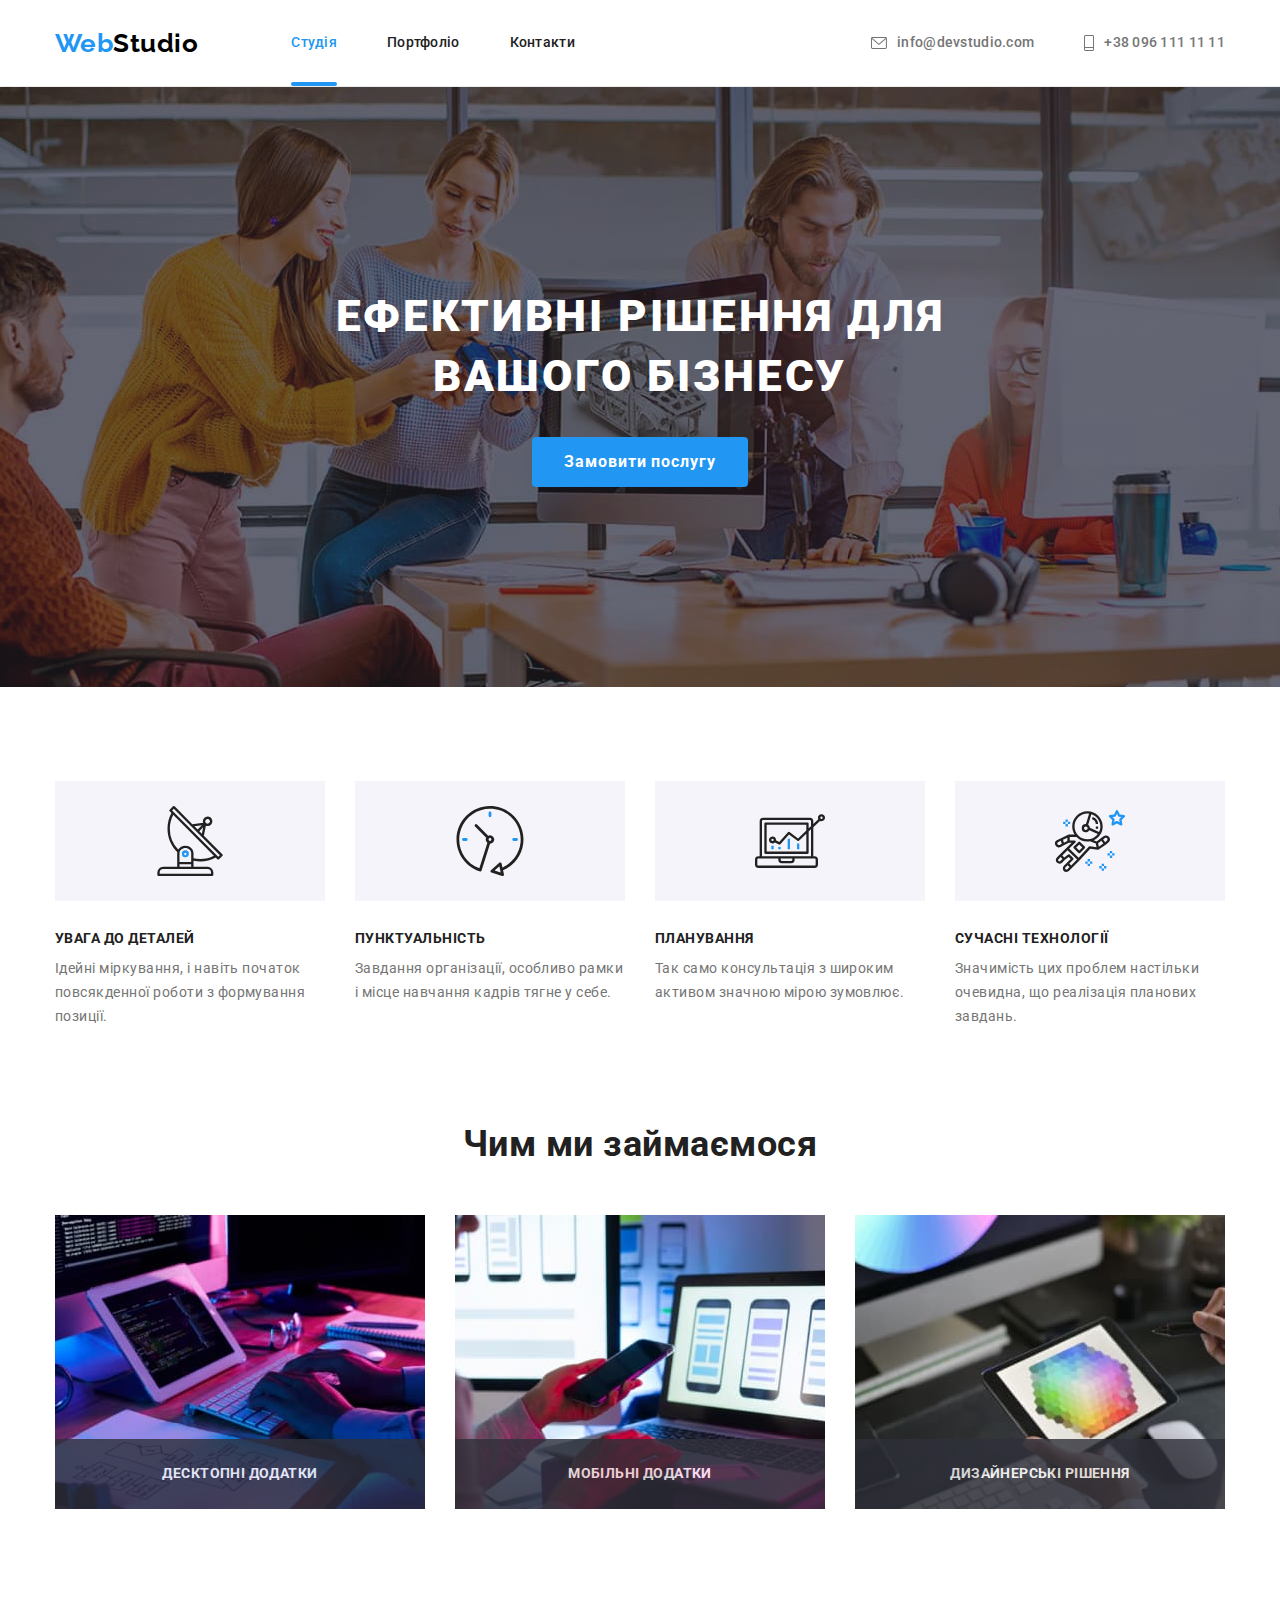
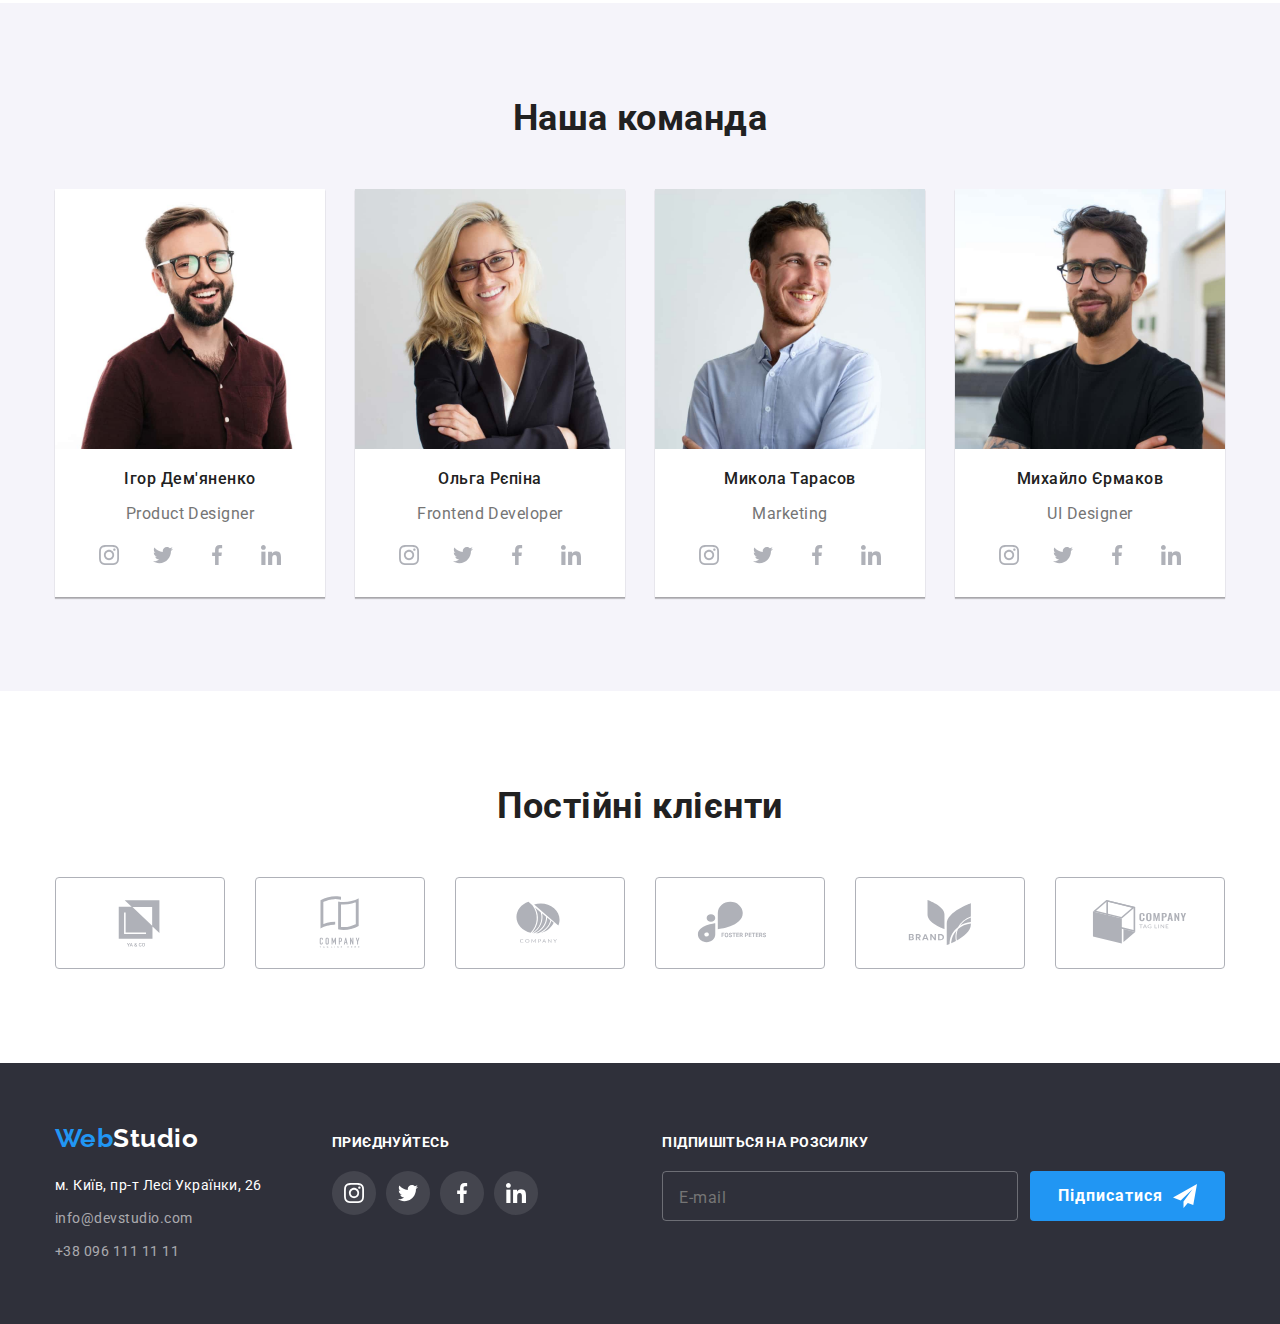
<file: index.html>
<!DOCTYPE html>
<html lang="uk">
  <head>
    <meta charset="UTF-8" />
    <meta http-equiv="X-UA-Compatible" content="IE=edge" />
    <meta name="viewport" content="width=device-width, initial-scale=1.0" />
    <title>Студія</title>
    <link rel="preconnect" href="https://fonts.googleapis.com" />
    <link rel="preconnect" href="https://fonts.gstatic.com" crossorigin />
    <link
      href="https://fonts.googleapis.com/css2?family=Raleway:wght@700&family=Roboto:wght@400;500;700;900&display=swap"
      rel="stylesheet"
    />
    <!-- Сначала нормализатор для улучшения кроссбраузерности веб-страницы.
    В нормализаторе modern-normalize по умолчанию задан глобальный border-box-->
    <link
      rel="stylesheet"
      href="https://cdnjs.cloudflare.com/ajax/libs/modern-normalize/1.0.0/modern-normalize.min.css"
    />
    <!-- Основной стиль веб-страницы-->
    <link rel="stylesheet" href="./css/main.min.css" />
  </head>
  <body>
    <header class="header">
      <div class="container-header">
        <a href="./index.html" class="container-header__logo"
          ><span class="container-header__accent">Web</span>Studio</a
        >
        <nav class="nav">
          <ul class="nav-list ">
            <li class="nav-list__item">
              <a href="./index.html" class="nav-list__link nav-list__link--current">Студія</a>
            </li>
            <li class="nav-list__item">
              <a href="./portfolio.html" class="nav-list__link">Портфоліо</a>
            </li>
            <li class="nav-list__item">
              <a href="#address" class="nav-list__link">Контакти</a>
            </li>
          </ul>
        </nav>
        <ul class="list-contacts">
          <li class="list-contacts__item">
            <a href="mailto:info@devstudio.com" class="link-contacts">
              <svg 
                width="16" 
                height="12" 
                class="link-contacts__icon"
                fill="currentColor"
                >
                <use href="./images/icons.svg/symbol-defs.svg#icon-mail"></use>
              </svg>
              info@devstudio.com</a
            >
          </li>
          <li class="list-contacts__item">
            <a href="tel:+380961111111" class="link-contacts">
              <svg
                width="10"
                height="16"
                class="link-contacts__icon"
                fill="currentColor"
                >
                <use href="./images/icons.svg/symbol-defs.svg#icon-phone"></use>
              </svg>
              +38 096 111 11 11</a
            >
          </li>
        </ul>
      </div>
    </header>
    <main class="main">
      <section class="hero">
        <div class="container-hero">
          <h1 class="container-hero__title">Ефективні рішення для вашого бізнесу</h1>
          <button type="button" class="container-hero__button" data-modal-open>
            Замовити послугу
          </button>
        </div>
      </section>
        <div class="backdrop is-hidden" data-modal>
          <div class="modal">
            <button type="button" class="modal__closer-button" data-modal-close>
              <svg width="11" height="11" class="modal__closer-icon">
                <use
                  href="./images/icons.svg/sprite.svg#modal-button-closer"
                ></use>
              </svg>
            </button>
            <h2 class="modal__title">Залиште свої дані, ми вам передзвонимо</h2>
            <form class="modal__form">
              <label for="user-name" class="modal__label"> Ім'я </label>
              <input
                type="text"
                name="user-name"
                id="user-name"
                class="modal__input"
              />
              <svg width="18" height="18" class="modal__icon modal__icon--person">
                <use href="./images/icons.svg/sprite.svg#person-modal-icon"></use>
              </svg>
              <label for="phone-number" class="modal__label"> Телефон </label>
              <input
                type="tel"
                name="phone-number"
                id="phone-number"
                class="modal__input"
              />
              <svg width="18" height="18" class="modal__icon modal__icon--phone">
                <use href="./images/icons.svg/sprite.svg#phone-modal-icon"></use>
              </svg>
              <label for="mail" class="modal__label"> Пошта </label>
              <input type="email" name="mail" id="mail" class="modal__input" />
              <svg width="18" height="18" class="modal__icon modal__icon--mail">
                <use href="./images/icons.svg/sprite.svg#mail-modal-icon"></use>
              </svg>
              <label for="comment" class="modal__label"> Коментар </label>
              <textarea
                placeholder="Введіть текст"
                name="comment"
                id="comment"
                class="modal__textarea"
              ></textarea>
              <label class="modal__label-checkbox">
                <input type="checkbox" name="agree" class="modal__input-checkbox" />
                <span class="modal__check-style"></span>
                Погоджуюся з розсилкою та приймаю
                <a href="" class="modal__link">Умови договору</a>
              </label>
              <button type="submit" class="modal__send">Відправити</button>
            </form>
          </div>
        </div>
      <section class="advantage">
        <div class="container-advantage">
          <h2 class="visually-hidden">Підхід до роботи</h2>
          <ul class="advantage-list">
            <li class="advantage-list__item">
              <div class="advantage-list__icon">
                <svg width="70" height="70">
                  <use
                    href="./images/icons.svg/symbol-defs.svg#icon-satellite-dish"
                  ></use>
                </svg>
              </div>
              <h3 class="advantage-list__title">УВАГА ДО ДЕТАЛЕЙ</h3>
              <p class="advantage-list__text">
                Ідейні міркування, і навіть початок повсякденної роботи з
                формування позиції.
              </p>
            </li>
            <li class="advantage-list__item">
              <div class="advantage-list__icon">
                <svg width="70" height="70" fill="currentColor">
                  <use
                    href="./images/icons.svg/symbol-defs.svg#icon-clock"
                  ></use>
                </svg>
              </div>
              <h3 class="advantage-list__title">ПУНКТУАЛЬНІСТЬ</h3>
              <p class="advantage-list__text">
                Завдання організації, особливо рамки і місце навчання кадрів
                тягне у себе.
              </p>
            </li>
            <li class="advantage-list__item">
              <div class="advantage-list__icon">
                <svg width="70" height="70" fill="currentColor">
                  <use
                    href="./images/icons.svg/symbol-defs.svg#icon-diagram"
                  ></use>
                </svg>
              </div>
              <h3 class="advantage-list__title">ПЛАНУВАННЯ</h3>
              <p class="advantage-list__text">
                Так само консультація з широким активом значною мірою зумовлює.
              </p>
            </li>
            <li class="advantage-list__item">
              <div class="advantage-list__icon">
                <svg width="70" height="70" fill="currentColor">
                  <use
                    href="./images/icons.svg/symbol-defs.svg#icon-astronaut"
                  ></use>
                </svg>
              </div>
              <h3 class="advantage-list__title">СУЧАСНІ ТЕХНОЛОГІЇ</h3>
              <p class="advantage-list__text">
                Значимість цих проблем настільки очевидна, що реалізація
                планових завдань.
              </p>
            </li>
          </ul>
        </div>
      </section>
      <section class="area-​​work">
        <div class="area-​​work__container">
          <h2 class="area-​​work__title">Чим ми займаємося</h2>
          <ul class="area-​​work-list">
            <li class="area-​​work__item">
              <div class="area-​​work-thumb">
                <img
                  src="./images/img1.jpg"
                  alt="Розробник пише код розмітки"
                  width="370"
                  class="area-​​work-thumb__image"
                />
                <div class="area-​​work-thumb__box">
                  <p class="area-​​work-thumb__text">ДЕСКТОПНІ ДОДАТКИ</p>
                </div>
              </div>
            </li>
            <li class="area-​​work__item">
              <div class="area-​​work-thumb">
                <img
                  src="./images/img2.jpg"
                  alt="Розробник підбирає дизайн"
                  width="370"
                  class="area-​​work-thumb__image"
                />
                <div class="area-​​work-thumb__box">
                  <p class="area-​​work-thumb__text">МОБІЛЬНІ ДОДАТКИ</p>
                </div>
              </div>
            </li>
            <li class="area-​​work__item">
              <div class="area-​​work-thumb">
                <img
                  src="./images/img3.jpg"
                  alt="Розробник підбирає колір макету"
                  width="370"
                  class="area-​​work-thumb__image"
                />
                <div class="area-​​work-thumb__box">
                  <p class="area-​​work-thumb__text">ДИЗАЙНЕРСЬКІ РІШЕННЯ</p>
                </div>
              </div>
            </li>
          </ul>
        </div>
      </section>
      <section class="teem">
        <div class="container-teem">
          <h2 class="container-teem__title">Наша команда</h2>
          <ul class="list-teem">
            <li class="list-teem__card">
              <img
                src="./images/foto_igor.jpg"
                alt="Ігор Демяненко, Product Designer"
                width="270"
                class="list-teem__fhotos-teem"
              />
              <div class="teem-card">
                <h3 class="teem-card__name">Ігор Дем'яненко</h3>
                <p class="teem-card__text">Product Designer</p>
                <ul class="list-social">
                  <li class="list-social__item">
                    <a href="" class="list-social__link" aria-label="instagram">
                      <svg width="20" height="20" class="list-social__icon">
                        <use
                          href="./images/icons.svg/sprite.svg#icon-instagram"
                        ></use>
                      </svg>
                    </a>
                  </li>
                  <li class="list-social__item">
                    <a href="" class="list-social__link" aria-label="twitter">
                      <svg width="20" height="20" class="list-social__icon">
                        <use
                          href="./images/icons.svg/sprite.svg#icon-twitter"
                        ></use>
                      </svg>
                    </a>
                  </li>
                  <li class="list-social__item">
                    <a href="" class="list-social__link" aria-label="facebook">
                      <svg width="20" height="20" class="list-social__icon">
                        <use
                          href="./images/icons.svg/sprite.svg#icon-facebook"
                        ></use>
                      </svg>
                    </a>
                  </li>
                  <li class="list-social__itemlist-social__item">
                    <a href="" class="list-social__link" aria-label="linkedin">
                      <svg width="20" height="20" class="list-social__icon">
                        <use
                          href="./images/icons.svg/sprite.svg#icon-linkedin"
                        ></use>
                      </svg>
                    </a>
                  </li>
                </ul>
              </div>
            </li>
            <li class="list-teem__card">
              <img
                src="./images/foto_olga.jpg"
                alt="Ольга Рєпіна, Frontend Developer"
                width="270"
                class="list-teem__fhotos-teem"
              />
              <div class="teem-card">
                <h3 class="teem-card__name">Ольга Рєпіна</h3>
                <p class="teem-card__text">Frontend Developer</p>
                <ul class="list-social">
                  <li class="list-social__item">
                    <a href="" class="list-social__link" aria-label="instagram">
                      <svg width="20" height="20" class="list-social__icon">
                        <use
                          href="./images/icons.svg/sprite.svg#icon-instagram"
                        ></use>
                      </svg>
                    </a>
                  </li>
                  <li class="list-social__item">
                    <a href="" class="list-social__link" aria-label="twitter">
                      <svg width="20" height="20" class="list-social__icon">
                        <use
                          href="./images/icons.svg/sprite.svg#icon-twitter"
                        ></use>
                      </svg>
                    </a>
                  </li>
                  <li class="list-social__item">
                    <a href="" class="list-social__link" aria-label="facebook">
                      <svg width="20" height="20" class="list-social__icon">
                        <use
                          href="./images/icons.svg/sprite.svg#icon-facebook"
                        ></use>
                      </svg>
                    </a>
                  </li>
                  <li class="list-social__itemlist-social__item">
                    <a href="" class="list-social__link" aria-label="linkedin">
                      <svg width="20" height="20" class="list-social__icon">
                        <use
                          href="./images/icons.svg/sprite.svg#icon-linkedin"
                        ></use>
                      </svg>
                    </a>
                  </li>
                </ul>
              </div>
            </li>
            <li class="list-teem__card">
              <img
                src="./images/foto_mikola.jpg"
                alt="Микола Тарасов, Marketing"
                width="270"
                class="list-teem__fhotos-teem"
              />
              <div class="teem-card">
                <h3 class="teem-card__name">Микола Тарасов</h3>
                <p class="teem-card__text">Marketing</p>
                <ul class="list-social">
                  <li class="list-social__item">
                    <a href="" class="list-social__link" aria-label="instagram">
                      <svg width="20" height="20" class="list-social__icon">
                        <use
                          href="./images/icons.svg/sprite.svg#icon-instagram"
                        ></use>
                      </svg>
                    </a>
                  </li>
                  <li class="list-social__item">
                    <a href="" class="list-social__link" aria-label="twitter">
                      <svg width="20" height="20" class="list-social__icon">
                        <use
                          href="./images/icons.svg/sprite.svg#icon-twitter"
                        ></use>
                      </svg>
                    </a>
                  </li>
                  <li class="list-social__item">
                    <a href="" class="list-social__link" aria-label="facebook">
                      <svg width="20" height="20" class="list-social__icon">
                        <use
                          href="./images/icons.svg/sprite.svg#icon-facebook"
                        ></use>
                      </svg>
                    </a>
                  </li>
                  <li class="list-social__itemlist-social__item">
                    <a href="" class="list-social__link" aria-label="linkedin">
                      <svg width="20" height="20" class="list-social__icon">
                        <use
                          href="./images/icons.svg/sprite.svg#icon-linkedin"
                        ></use>
                      </svg>
                    </a>
                  </li>
                </ul>
              </div>
            </li>
            <li class="list-teem__card">
              <img
                src="./images/foto_mihailo.jpg"
                alt="Михайло Єрмаков, UI Designer"
                width="270"
                class="list-teem__fhotos-teem"
              />
              <div class="teem-card">
                <h3 class="teem-card__name">Михайло Єрмаков</h3>
                <p class="teem-card__text">UI Designer</p>
                <ul class="list-social">
                  <li class="list-social__item">
                    <a href="" class="list-social__link" aria-label="instagram">
                      <svg width="20" height="20" class="list-social__icon">
                        <use
                          href="./images/icons.svg/sprite.svg#icon-instagram"
                        ></use>
                      </svg>
                    </a>
                  </li>
                  <li class="list-social__item">
                    <a href="" class="list-social__link" aria-label="twitter">
                      <svg width="20" height="20" class="list-social__icon">
                        <use
                          href="./images/icons.svg/sprite.svg#icon-twitter"
                        ></use>
                      </svg>
                    </a>
                  </li>
                  <li class="list-social__item">
                    <a href="" class="list-social__link" aria-label="facebook">
                      <svg width="20" height="20" class="list-social__icon">
                        <use
                          href="./images/icons.svg/sprite.svg#icon-facebook"
                        ></use>
                      </svg>
                    </a>
                  </li>
                  <li class="list-social__itemlist-social__item">
                    <a href="" class="list-social__link" aria-label="linkedin">
                      <svg width="20" height="20" class="list-social__icon">
                        <use
                          href="./images/icons.svg/sprite.svg#icon-linkedin"
                        ></use>
                      </svg>
                    </a>
                  </li>
                </ul>
              </div>
            </li>
          </ul>
        </div>
      </section>
      <section class="clients">
        <div class="container-clients">
          <h2 class="container-clients__title">Постійні клієнти</h2>
          <ul class="clients-list">
            <li class="clients-list__item">
              <a href="" class="clients-list__link" aria-label="client ya-and-co">
                <svg width="106" height="60" class="clients-list__icon">
                  <use
                    href="./images/icons.svg/sprite.svg#icon-ya-and-co"
                  ></use>
                </svg>
              </a>
            </li>
            <li class="clients-list__item">
              <a href="" class="clients-list__link" aria-label="client tagline-here">
                <svg width="106" height="60" class="clients-list__icon">
                  <use
                    href="./images/icons.svg/sprite.svg#icon-company-tagline-here"
                  ></use>
                </svg>
              </a>
            </li>
            <li class="clients-list__item">
              <a href="" class="clients-list__link" aria-label="client company">
                <svg width="106" height="60" class="clients-list__icon">
                  <use href="./images/icons.svg/sprite.svg#icon-company"></use>
                </svg>
              </a>
            </li>
            <li class="clients-list__item">
              <a href="" class="clients-list__link" aria-label="client foster-peters">
                <svg width="106" height="60" class="clients-list__icon">
                  <use
                    href="./images/icons.svg/sprite.svg#icon-foster-peters"
                  ></use>
                </svg>
              </a>
            </li>
            <li class="clients-list__item">
              <a href="" class="clients-list__link" aria-label="client brand">
                <svg width="106" height="60" class="clients-list__icon">
                  <use href="./images/icons.svg/sprite.svg#icon-brand"></use>
                </svg>
              </a>
            </li>
            <li class="clients-list__item">
              <a href="" class="clients-list__link" aria-label="client tag-line">
                <svg width="106" height="60" class="clients-list__icon">
                  <use
                    href="./images/icons.svg/sprite.svg#icon-company-tag-line"
                  ></use>
                </svg>
              </a>
            </li>
          </ul>
        </div>
      </section>
    </main>
    <footer class="footer">
      <div class="container-footer">
        <div class="container-address">
          <a href="./index.html" class="container-address__logo"
            ><span class="container-address__logo--accent">Web</span>Studio</a
          >
          <address id="address" class="address">
            <ul class="address__list">
              <li class="address__item">
                <a
                  href="https://goo.gl/maps/zxxZXzN141BjYgjw8"
                  target="_blank"
                  class="address__address-link"
                  >м. Київ, пр-т Лесі Українки, 26</a
                >
              </li>
              <li class="address__item">
                <a
                  href="mailto:info@devstudio.com"
                  target="_blank"
                  rel="noopener noreferrer"
                  class="address__contacts-link"
                  >info@devstudio.com</a
                >
              </li>
              <li class="address__item">
                <a href="tel:+380961111111" class="address__contacts-link"
                  >+38 096 111 11 11</a
                >
              </li>
            </ul>
          </address>
        </div>
        <div class="container-social">
          <h2 class="container-social__title">ПРИЄДНУЙТЕСЬ</h2>
          <ul class="list list-social ">
            <li class="list-social__item">
              <a href="" class="list-social__link list-social__link--bgcolor" aria-label="instagram">
                <svg width="20" height="20" class="list-social__icon list-social__icon--fill">
                  <use href="./images/icons.svg/sprite.svg#icon-instagram"></use>
                </svg>
              </a>
            </li>
            <li class="list-social__item">
              <a href="" class="list-social__link list-social__link--bgcolor" aria-label="twitter">
                <svg width="20" height="20" class="list-social__icon list-social__icon--fill">
                  <use href="./images/icons.svg/sprite.svg#icon-twitter"></use>
                </svg>
              </a>
            </li>
            <li class="list-social__item">
              <a href="" class="list-social__link list-social__link--bgcolor" aria-label="facebook">
                <svg width="20" height="20" class="list-social__icon list-social__icon--fill">
                  <use href="./images/icons.svg/sprite.svg#icon-facebook"></use>
                </svg>
              </a>
            </li>
            <li class="list-social__item">
              <a href="" class="list-social__link list-social__link--bgcolor" aria-label="linkedin">
                <svg width="20" height="20" class="list-social__icon list-social__icon--fill">
                  <use href="./images/icons.svg/sprite.svg#icon-linkedin"></use>
                </svg>
              </a>
            </li>
          </ul>
        </div>
        <div class="container-subscription">
          <h2 class="container-subscription__title">ПІДПИШІТЬСЯ НА РОЗСИЛКУ</h2>
          <form class="subscription-form">
            <label class="subscription-form__label"> </label>
            <input
              type="email"
              name="username"
              placeholder="E-mail"
              class="subscription-form__input"
            />
            <button type="submit" class="subscription-form__button">
              <span class="subscription-form__telegram-txt">Підписатися</span>
              <svg width="24" height="24" class="subscription-form__telegram-icon">
                <use href="./images/icons.svg/sprite.svg#telegram"></use>
              </svg>
            </button>
          </form>
        </div>
      </div>
    </footer>
    <script src="./js/modal.js"></script>
  </body>
</html>
</file>
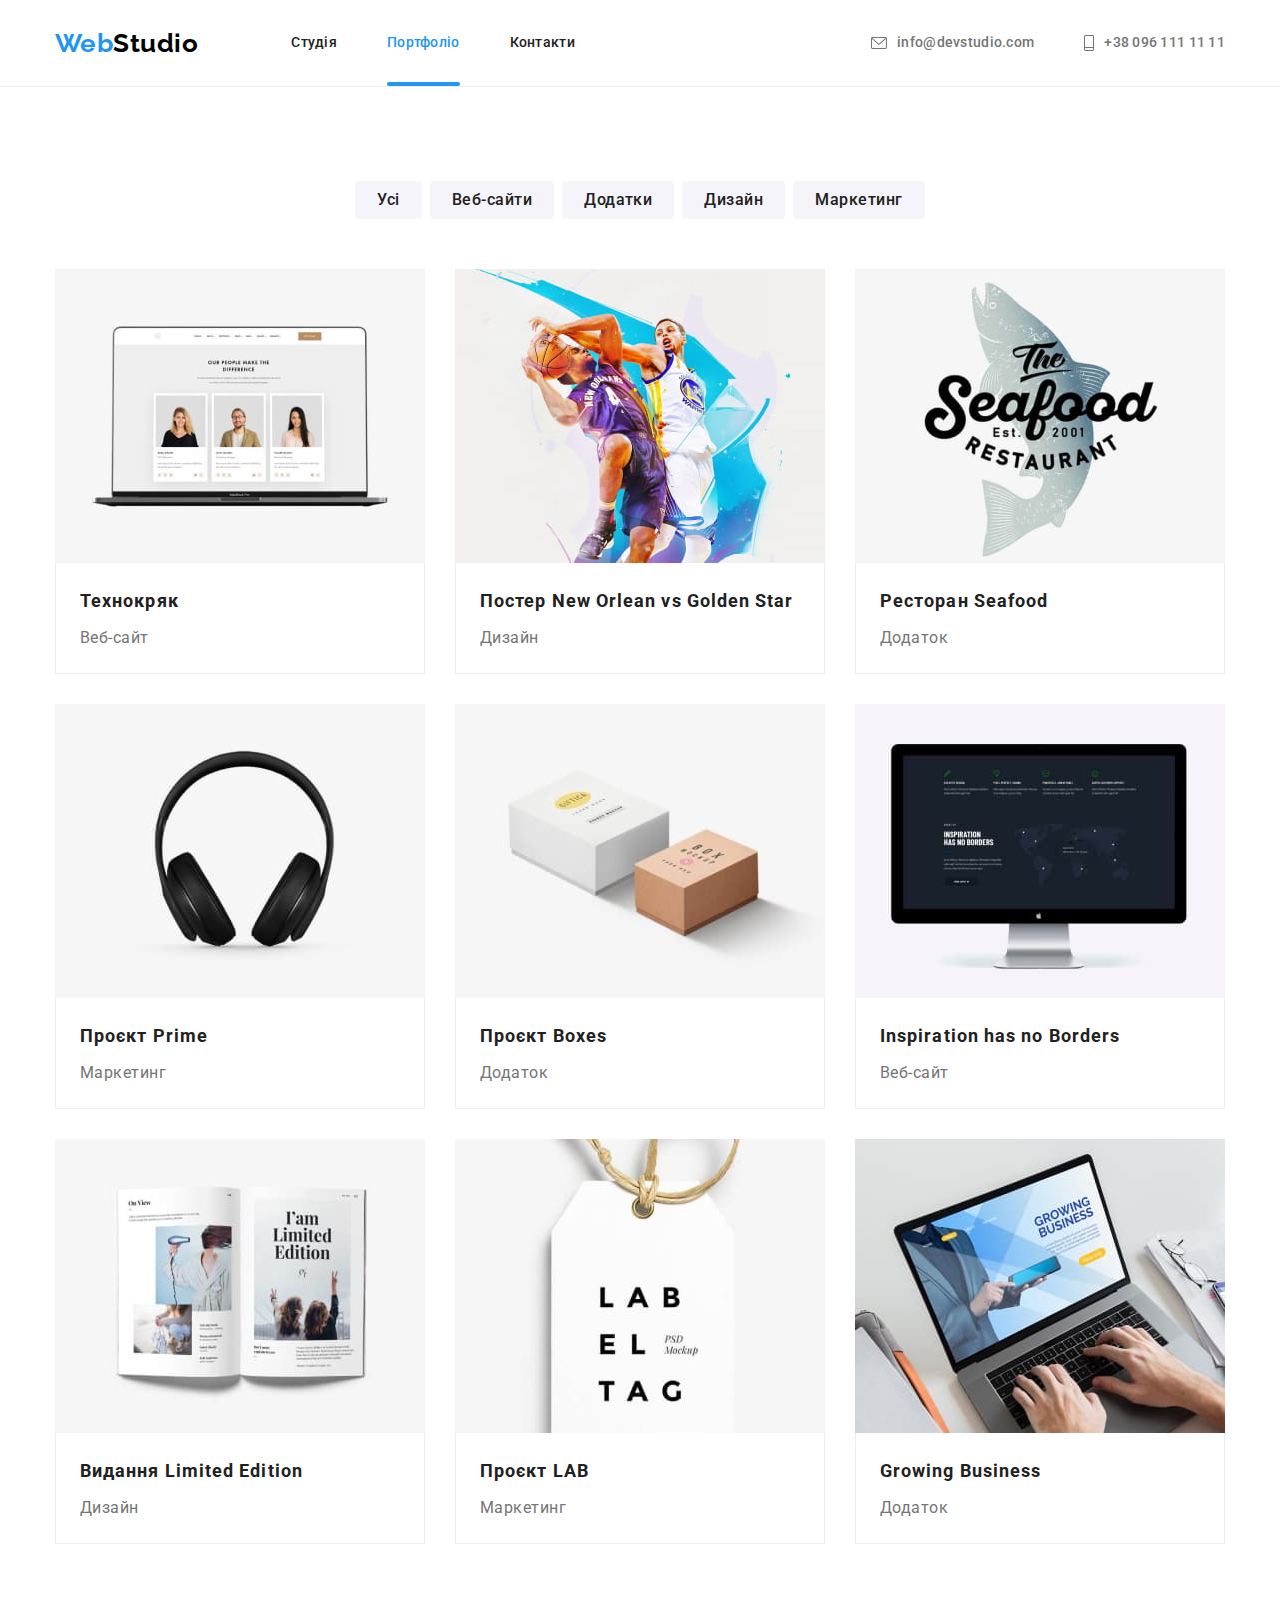
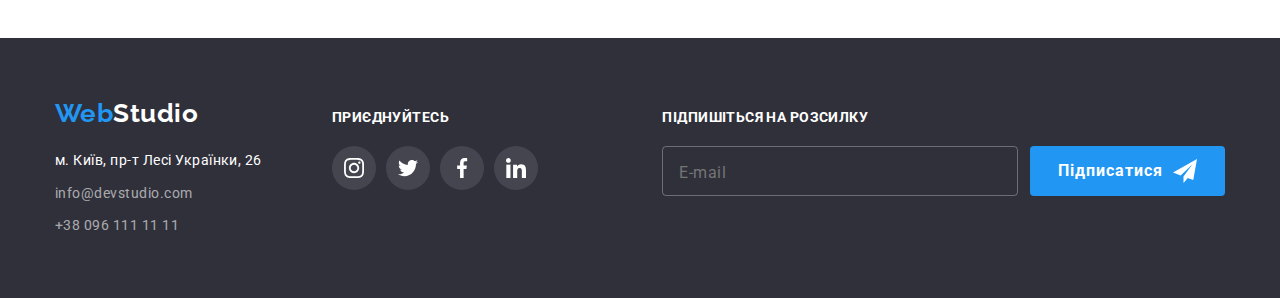
<file: portfolio.html>
<!DOCTYPE html>
<html lang="en">
  <head>
    <meta charset="UTF-8" />
    <meta http-equiv="X-UA-Compatible" content="IE=edge" />
    <meta name="viewport" content="width=device-width, initial-scale=1.0" />
    <title>Портфоліо</title>
    <link rel="preconnect" href="https://fonts.googleapis.com" />
    <link rel="preconnect" href="https://fonts.gstatic.com" crossorigin />
    <link
      href="https://fonts.googleapis.com/css2?family=Raleway:wght@700&family=Roboto:wght@400;500;700;900&display=swap"
      rel="stylesheet"
    />
    <!-- Сначала нормализатор -->
    <link
      rel="stylesheet"
      href="https://cdnjs.cloudflare.com/ajax/libs/modern-normalize/1.0.0/modern-normalize.min.css"
    />
    <link rel="stylesheet" href="./css/main.min.css" />
  </head>
  <body>
    <header class="header">
      <div class="container-header">
        <a href="./index.html" class="container-header__logo"
          ><span class="container-header__accent">Web</span>Studio</a
        >
        <nav class="nav">
          <ul class="list nav-list ">
            <li class="nav-list__item">
              <a href="./index.html" class="nav-list__link">Студія</a>
            </li>
            <li class="nav-list__item">
              <a href="./portfolio.html" class="nav-list__link nav-list__link--current">Портфоліо</a>
            </li>
            <li class="nav-list__item">
              <a href="#address" class="nav-list__link">Контакти</a>
            </li>
          </ul>
        </nav>
        <ul class="list list-contacts">
          <li class="list-contacts__item">
            <a href="mailto:info@devstudio.com" class="link-contacts">
              <svg 
                width="16" 
                height="12" 
                class="link-contacts__icon"
                fill="currentColor"
                >
                <use href="./images/icons.svg/symbol-defs.svg#icon-mail"></use>
              </svg>
              info@devstudio.com</a
            >
          </li>
          <li class="list-contacts__item">
            <a href="tel:+380961111111" class="link-contacts">
              <svg
                width="10"
                height="16"
                class="link-contacts__icon"
                fill="currentColor"
                >
                <use href="./images/icons.svg/symbol-defs.svg#icon-phone"></use>
              </svg>
              +38 096 111 11 11</a
            >
          </li>
        </ul>
      </div>
    </header>
    <main class="main-portfolio">
      <h1 class="visually-hidden">Портфоліо</h1>
      <section class="projects">
        <div class="container-filter">
          <ul class="list-filter">
            <li class="list-filter__item">
              <button type="button" class="list-filter__button">Усі</button>
            </li>
            <li class="list-filter__item">
              <button type="button" class="list-filter__button">Веб-сайти</button>
            </li>
            <li class="list-filter__item">
              <button type="button" class="list-filter__button">Додатки</button>
            </li>
            <li class="list-filter__item">
              <button type="button" class="list-filter__button">Дизайн</button>
            </li>
            <li class="list-filter__item">
              <button type="button" class="list-filter__button">Маркетинг</button>
            </li>
          </ul>
          <ul class="list-projects">
            <li class="list-projects__item">
              <a href="" class="list-projects__link">
                <div class="product-action">
                  <img
                    src="./images/thnokryak.jpg"
                    alt="Веб-сайт"
                    width="370"
                    height="294"
                    class="product-action__foto"
                  />
                  <div class="product-action__description">
                    <p class="product-action__text">
                      Ресурс пропонує комплексні пропозиції з різним рівнем
                      функціоналу та сервісів. Все це дозволить відвідувачу
                      отримати вичерпні відомості про компанію чи приватну
                      особу.
                    </p>
                  </div>
                </div>
                <div class="card-description">
                  <h2 class="card-description__title">Технокряк</h2>
                  <p class="card-description__text">Веб-сайт</p>
                </div>
              </a>
            </li>
            <li class="list-projects__item">
              <a href="" class="list-projects__link">
                <div class="product-action">
                  <img
                    src="./images/poster_new_orlean_vs_golden_star.jpg"
                    alt="Постер баскетбол"
                    width="370"
                    height="294"
                    class="product-action__foto"
                  />
                  <div class="product-action__description">
                    <p class="product-action__text">
                      Ресурс пропонує комплексні пропозиції з різним рівнем
                      функціоналу та сервісів. Все це дозволить відвідувачу
                      отримати вичерпні відомості про компанію чи приватну
                      особу.
                    </p>
                  </div>
                </div>
                <div class="card-description">
                  <h2 class="card-description__title">Постер New Orlean vs Golden Star</h2>
                  <p class="card-description__text">Дизайн</p>
                </div>
              </a>
            </li>
            <li class="list-projects__item">
              <a href="" class="list-projects__link">
                <div class="product-action">
                  <img
                    src="./images/restaurant_seafood.jpg"
                    alt="Ресторан морепродуктів"
                    width="370"
                    height="294"
                    class="product-action__foto"
                  />
                  <div class="product-action__description">
                    <p class="product-action__text">
                      Ресурс пропонує комплексні пропозиції з різним рівнем
                      функціоналу та сервісів. Все це дозволить відвідувачу
                      отримати вичерпні відомості про компанію чи приватну
                      особу.
                    </p>
                  </div>
                </div>
                <div class="card-description">
                  <h2 class="card-description__title">Ресторан Seafood</h2>
                  <p class="card-description__text">Додаток</p>
                </div>
              </a>
            </li>
            <li class="list-projects__item">
              <a href="" class="list-projects__link">
                <div class="product-action">
                  <img
                    src="./images/project_prime.jpg"
                    alt="Навушники"
                    width="370"
                    height="294"
                    class="product-action__foto"
                  />
                  <div class="product-action__description">
                    <p class="product-action__text">
                      Ресурс пропонує комплексні пропозиції з різним рівнем
                      функціоналу та сервісів. Все це дозволить відвідувачу
                      отримати вичерпні відомості про компанію чи приватну
                      особу.
                    </p>
                  </div>
                </div>
                <div class="card-description">
                  <h2 class="card-description__title">Проєкт Prime</h2>
                  <p class="card-description__text">Маркетинг</p>
                </div>
              </a>
            </li>
            <li class="list-projects__item">
              <a href="" class="list-projects__link">
                <div class="product-action">
                  <img
                    src="./images/project_boxes.jpg"
                    alt="Коробки"
                    width="370"
                    height="294"
                    class="product-action__foto"
                  />
                  <div class="product-action__description">
                    <p class="product-action__text">
                      Ресурс пропонує комплексні пропозиції з різним рівнем
                      функціоналу та сервісів. Все це дозволить відвідувачу
                      отримати вичерпні відомості про компанію чи приватну
                      особу.
                    </p>
                  </div>
                </div>
                <div class="card-description">
                  <h2 class="card-description__title">Проєкт Boxes</h2>
                  <p class="card-description__text">Додаток</p>
                </div>
              </a>
            </li>
            <li class="list-projects__item">
              <a href="" class="list-projects__link">
                <div class="product-action">
                  <img
                    src="./images/inspiration_has_no_borders.jpg"
                    alt="Монітор"
                    width="370"
                    height="294"
                    class="product-action__foto"
                  />
                  <div class="product-action__description">
                    <p class="product-action__text">
                      Ресурс пропонує комплексні пропозиції з різним рівнем
                      функціоналу та сервісів. Все це дозволить відвідувачу
                      отримати вичерпні відомості про компанію чи приватну
                      особу.
                    </p>
                  </div>
                </div>
                <div class="card-description">
                  <h2 class="card-description__title">Inspiration has no Borders</h2>
                  <p class="card-description__text">Веб-сайт</p>
                </div>
              </a>
            </li>
            <li class="list-projects__item">
              <a href="" class="list-projects__link">
                <div class="product-action">
                  <img
                    src="./images/edition_limited_edition.jpg"
                    alt="Сторінки журналу"
                    width="370"
                    height="294"
                    class="product-action__foto"
                  />
                  <div class="product-action__description">
                    <p class="product-action__text">
                      Ресурс пропонує комплексні пропозиції з різним рівнем
                      функціоналу та сервісів. Все це дозволить відвідувачу
                      отримати вичерпні відомості про компанію чи приватну
                      особу.
                    </p>
                  </div>
                </div>
                <div class="card-description">
                  <h2 class="card-description__title">Видання Limited Edition</h2>
                  <p class="card-description__text">Дизайн</p>
                </div>
              </a>
            </li>
            <li class="list-projects__item">
              <a href="" class="list-projects__link">
                <div class="product-action">
                  <img
                    src="./images/projet_lab.jpg"
                    alt="Бірка"
                    width="370"
                    height="294"
                    class="product-action__foto"
                  />
                  <div class="product-action__description">
                    <p class="product-action__text">
                      Ресурс пропонує комплексні пропозиції з різним рівнем
                      функціоналу та сервісів. Все це дозволить відвідувачу
                      отримати вичерпні відомості про компанію чи приватну
                      особу.
                    </p>
                  </div>
                </div>
                <div class="card-description">
                  <h2 class="card-description__title">Проєкт LAB</h2>
                  <p class="card-description__text">Маркетинг</p>
                </div>
              </a>
            </li>
            <li class="list-projects__item">
              <a href="" class="list-projects__link">
                <div class="product-action">
                  <img
                    src="./images/growing_business.jpg"
                    alt="Ноутбук"
                    width="370"
                    height="294"
                    class="product-action__foto"
                  />
                  <div class="product-action__description">
                    <p class="product-action__text">
                      Ресурс пропонує комплексні пропозиції з різним рівнем
                      функціоналу та сервісів. Все це дозволить відвідувачу
                      отримати вичерпні відомості про компанію чи приватну
                      особу.
                    </p>
                  </div>
                </div>
                <div class="card-description">
                  <h2 class="card-description__title">Growing Business</h2>
                  <p class="card-description__text">Додаток</p>
                </div>
              </a>
            </li>
          </ul>
        </div>
      </section>
    </main>
    <footer class="footer">
      <div class="container-footer">
        <div class="container-address">
          <a href="./index.html" class="container-address__logo"
            ><span class="container-address__logo--accent">Web</span>Studio</a
          >
          <address id="address" class="address">
            <ul class="list address__list">
              <li class="address__item">
                <a
                  href="https://goo.gl/maps/zxxZXzN141BjYgjw8"
                  target="_blank"
                  class="address__address-link"
                  >м. Київ, пр-т Лесі Українки, 26</a
                >
              </li>
              <li class="address__item">
                <a
                  href="mailto:info@devstudio.com"
                  target="_blank"
                  rel="noopener noreferrer"
                  class="address__contacts-link"
                  >info@devstudio.com</a
                >
              </li>
              <li class="address__item">
                <a href="tel:+380961111111" class="address__contacts-link"
                  >+38 096 111 11 11</a
                >
              </li>
            </ul>
          </address>
        </div>
        <div class="container-social">
          <h2 class="container-social__title">ПРИЄДНУЙТЕСЬ</h2>
          <ul class="list list-social ">
            <li class="list-social__item">
              <a href="" class="list-social__link list-social__link--bgcolor" aria-label="instagram">
                <svg width="20" height="20" class="list-social__icon list-social__icon--fill">
                  <use href="./images/icons.svg/sprite.svg#icon-instagram"></use>
                </svg>
              </a>
            </li>
            <li class="list-social__item">
              <a href="" class="list-social__link list-social__link--bgcolor" aria-label="twitter">
                <svg width="20" height="20" class="list-social__icon list-social__icon--fill">
                  <use href="./images/icons.svg/sprite.svg#icon-twitter"></use>
                </svg>
              </a>
            </li>
            <li class="list-social__item">
              <a href="" class="list-social__link list-social__link--bgcolor" aria-label="facebook">
                <svg width="20" height="20" class="list-social__icon list-social__icon--fill">
                  <use href="./images/icons.svg/sprite.svg#icon-facebook"></use>
                </svg>
              </a>
            </li>
            <li class="list-social__item">
              <a href="" class="list-social__link list-social__link--bgcolor" aria-label="linkedin">
                <svg width="20" height="20" class="list-social__icon list-social__icon--fill">
                  <use href="./images/icons.svg/sprite.svg#icon-linkedin"></use>
                </svg>
              </a>
            </li>
          </ul>
        </div>
        <div class="container-subscription">
          <h2 class="container-subscription__title">ПІДПИШІТЬСЯ НА РОЗСИЛКУ</h2>
          <form class="subscription-form">
            <label class="subscription-form__label"> </label>
            <input
              type="email"
              name="username"
              placeholder="E-mail"
              class="subscription-form__input"
            />
            <button type="submit" class="subscription-form__button">
              <span class="subscription-form__telegram-txt">Підписатися</span>
              <svg width="24" height="24" class="subscription-form__telegram-icon">
                <use href="./images/icons.svg/sprite.svg#telegram"></use>
              </svg>
            </button>
          </form>
        </div>
      </div>
    </footer>
  </body>
</html>
</file>
<file: css/main.min.css>
:root{--primary-background-color: #ffffff;--hero-footer-background-color: #2f303a;--second-background-color: #f5f4fa;--white-text-color: #ffffff;--primary-text-color: #757575;--primary-header-logo: #000000;--primary-title-color: #212121;--accentt-color: #2196f3;--font-logo: Raleway, sans-serif;--fonts: Roboto, sans-serif}body{background-color:var(--primary-background-color);color:var(--primary-text-color);font-family:var(--fonts);letter-spacing:.03em}h1,h2,h3,h4,h4,h5,h6,p,ul{margin-top:0;margin-bottom:0}button{border:0px solid rgba(0,0,0,0);border-radius:4px;padding:6px 22px}.main{background-color:var(--primary-background-color)}.area-​​work__title,.container-teem__title,.container-clients__title{margin-bottom:50px;color:var(--primary-title-color);font-size:36px;line-height:1.17;text-align:center}.visually-hidden{position:absolute;white-space:nowrap;width:1px;height:1px;overflow:hidden;border:0;padding:0;clip:rect(0 0 0 0);-webkit-clip-path:inset(50%);clip-path:inset(50%);margin:-1px}.clients,.teem,.area-​​work,.advantage{padding:94px 0px}.list-projects,.list-filter,.address__list,.clients-list,.list-teem,.area-​​work-list,.advantage-list,.list-contacts,.nav-list,.list-social{list-style:none}.container-filter,.container-footer,.container-clients,.container-teem,.area-​​work__container,.container-advantage,.container-hero,.container-header{width:1200px;margin-left:auto;margin-right:auto;padding-left:15px;padding-right:15px}.list-social{display:-webkit-box;display:-ms-flexbox;display:flex;padding-left:0}.list-social__item:not(:last-child){margin-right:10px}.list-social__link{display:-webkit-box;display:-ms-flexbox;display:flex;width:44px;height:44px;border-radius:50%;-webkit-box-pack:center;-ms-flex-pack:center;justify-content:center;-webkit-box-align:center;-ms-flex-align:center;align-items:center;background-color:rgba(0,0,0,0);-webkit-transition:background-color 250ms cubic-bezier(0.4, 0, 0.2, 1);transition:background-color 250ms cubic-bezier(0.4, 0, 0.2, 1)}.list-social__link:hover,.list-social__link:focus{background-color:#2196f3}.list-social__icon{fill:#afb1b8;-webkit-transition:fill 250ms cubic-bezier(0.4, 0, 0.2, 1);transition:fill 250ms cubic-bezier(0.4, 0, 0.2, 1)}.list-social__link:hover .list-social__icon,.list-social__link:focus .list-social__icon{fill:#fff}.header{border-bottom:1px solid #ececec}.container-header{display:-webkit-box;display:-ms-flexbox;display:flex;-webkit-box-align:center;-ms-flex-align:center;align-items:center}.container-header__logo{color:var(--primary-header-logo);text-decoration:none;font-family:var(--font-logo);font-weight:700;font-size:26px;line-height:1.19}.container-header__accent{color:var(--accentt-color)}.nav{margin-left:93px}.nav-list{display:-webkit-box;display:-ms-flexbox;display:flex;-webkit-padding-start:0px;padding-inline-start:0px}.nav-list__item:not(:first-child){margin-left:50px}.nav-list__link{position:relative;display:block;padding:35px 0px;text-decoration:none;color:var(--primary-title-color);font-weight:500;font-size:14px;line-height:1.14;letter-spacing:.02em;-webkit-transition:color 250ms cubic-bezier(0.4, 0, 0.2, 1);transition:color 250ms cubic-bezier(0.4, 0, 0.2, 1)}.nav-list__link:visited{color:var(--primary-title-color)}.nav-list__link:hover,.nav-list__link:focus{color:var(--accentt-color)}.nav-list__link--current{color:var(--accentt-color)}.nav-list__link--current::after{content:"";display:block;position:absolute;bottom:0;left:0;width:100%;height:4px;border:none;border-radius:2px;background-color:var(--accentt-color)}.list-contacts{display:-webkit-inline-box;display:-ms-inline-flexbox;display:inline-flex;margin-left:auto;padding-left:0px}.list-contacts__item:not(:last-child){margin-right:50px}.link-contacts{display:-webkit-box;display:-ms-flexbox;display:flex;padding:35px 0px;-webkit-box-align:center;-ms-flex-align:center;align-items:center;fill:currentColor;text-decoration:none;color:var(--primary-text-color);font-weight:500;font-size:14px;line-height:1.14;letter-spacing:.02em;-webkit-transition:color 250ms cubic-bezier(0.4, 0, 0.2, 1);transition:color 250ms cubic-bezier(0.4, 0, 0.2, 1)}.link-contacts:visited{color:var(--primary-text-color)}.link-contacts:hover,.link-contacts:focus{color:var(--accentt-color)}.link-contacts__icon{margin-right:10px;border:none;padding:0}.hero{max-width:1600px;height:600px;margin:0px auto;background-color:#2f303a;background-image:-webkit-gradient(linear, left top, right top, from(rgba(47, 48, 58, 0.4)), to(rgba(47, 48, 58, 0.4))),url(../images/hero-background-image.jpg);background-image:linear-gradient(to right, rgba(47, 48, 58, 0.4), rgba(47, 48, 58, 0.4)),url(../images/hero-background-image.jpg);background-size:cover;background-position:center;text-align:center;padding:200px 0px}.container-hero__title{width:696px;margin:0px auto 30px;color:var(--white-text-color);font-weight:900;font-size:44px;line-height:1.36;letter-spacing:.06em;text-transform:uppercase}.container-hero__button{padding:10px 32px;min-width:216px;font-weight:700;font-size:16px;line-height:1.88;letter-spacing:.06em;color:var(--white-text-color);background-color:var(--accentt-color);cursor:pointer;text-align:center}.backdrop{position:fixed;top:0;left:0;width:100%;height:100%;visibility:visible;background-color:rgba(0,0,0,.2);opacity:1;z-index:1;-webkit-transition:opacity 250ms cubic-bezier(0.4, 0, 0.2, 1),visibility 250ms cubic-bezier(0.4, 0, 0.2, 1);transition:opacity 250ms cubic-bezier(0.4, 0, 0.2, 1),visibility 250ms cubic-bezier(0.4, 0, 0.2, 1)}.is-hidden{visibility:hidden;pointer-events:none;opacity:0}.modal{position:absolute;top:50%;left:50%;width:528px;height:581px;padding:40px;-webkit-transform:translate(-50%, -50%) scale(1);transform:translate(-50%, -50%) scale(1);-webkit-transition:-webkit-transform 250ms cubic-bezier(0.4, 0, 0.2, 1);transition:-webkit-transform 250ms cubic-bezier(0.4, 0, 0.2, 1);transition:transform 250ms cubic-bezier(0.4, 0, 0.2, 1);transition:transform 250ms cubic-bezier(0.4, 0, 0.2, 1), -webkit-transform 250ms cubic-bezier(0.4, 0, 0.2, 1);background-color:#fff}.is-hidden .backdrop-is-hidden__modal{-webkit-transform:translate(-50%, -50%) scale(0.9);transform:translate(-50%, -50%) scale(0.9)}.modal__closer-button{position:absolute;top:8px;right:8px;width:28px;height:28px;border:1px solid rgba(0,0,0,.1);border-radius:50%;padding:0;cursor:pointer;color:#000;background-color:rgba(0,0,0,0);-webkit-box-pack:center;-ms-flex-pack:center;justify-content:center;-webkit-box-align:center;-ms-flex-align:center;align-items:center}.modal__closer-icon{fill:currentColor;-webkit-transition:fill 250ms cubic-bezier(0.4, 0, 0.2, 1);transition:fill 250ms cubic-bezier(0.4, 0, 0.2, 1)}.modal__closer-button:hover .modal__closer-icon,.modal__closer-button:focus .modal__closer-icon{fill:#2196f3}.modal__title{margin-bottom:12px;font-size:20px;line-height:1.15;text-align:center;letter-spacing:.03em;color:#212121}.modal__form{position:relative;display:-webkit-box;display:-ms-flexbox;display:flex;-webkit-box-orient:vertical;-webkit-box-direction:normal;-ms-flex-direction:column;flex-direction:column}.modal__label{font-size:12px;line-height:1.17;letter-spacing:.01em}.modal__input{margin-top:4px;border:1px solid rgba(33,33,33,.2);border-radius:4px;padding:10px 16px 10px 42px;font-size:16px;line-height:1.17;letter-spacing:.01em;fill:#212121;-webkit-transition:border-color 250ms cubic-bezier(0.4, 0, 0.2, 1);transition:border-color 250ms cubic-bezier(0.4, 0, 0.2, 1)}.modal__input:not(:last-child){margin-bottom:10px}.modal__input:focus{border-color:#2196f3;outline:0;outline-offset:0}.modal__icon{position:absolute;left:12px;fill:#212121;-webkit-transition:fill 250ms cubic-bezier(0.4, 0, 0.2, 1);transition:fill 250ms cubic-bezier(0.4, 0, 0.2, 1)}.modal__icon--person{top:30px}.modal__icon--phone{top:100px}.modal__icon--mail{top:168px}.modal__input:focus+.modal__icon--person,.modal__input:focus+.modal__icon--phone,.modal__input:focus+.modal__icon--mail{fill:#2196f3}.modal__textarea{border:1px solid rgba(33,33,33,.2);border-radius:4px;margin-bottom:20px;padding:12px 16px;height:120px;resize:none}.modal__textarea:focus{border-color:#2196f3;outline:0;outline-offset:0}.modal__textarea::-webkit-input-placeholder{font-size:12px;line-height:14px;letter-spacing:.01em;color:rgba(117,117,117,.5)}.modal__textarea::-moz-placeholder{font-size:12px;line-height:14px;letter-spacing:.01em;color:rgba(117,117,117,.5)}.modal__textarea:-ms-input-placeholder{font-size:12px;line-height:14px;letter-spacing:.01em;color:rgba(117,117,117,.5)}.modal__textarea::-ms-input-placeholder{font-size:12px;line-height:14px;letter-spacing:.01em;color:rgba(117,117,117,.5)}.modal__textarea::placeholder{font-size:12px;line-height:14px;letter-spacing:.01em;color:rgba(117,117,117,.5)}.modal__label-checkbox{position:relative;margin-left:36px;font-weight:400;font-size:14px;line-height:1.71;letter-spacing:.03em;cursor:pointer}.modal__input-checkbox{position:absolute;width:1px;height:1px;padding-left:20px;overflow:hidden;clip:rect(0 0 0 0)}.modal__check-style{position:absolute;top:21px;left:-4px;width:16px;height:15px;margin:-20px;border:2px solid #212121;border-radius:2px}.modal__input-checkbox:focus+.modal__check-style{border-color:#2196f3}.modal__input-checkbox:checked+.modal__check-style::after{content:"";position:absolute;top:-2px;left:-2px;width:16px;height:15px;background-image:url(../images/icons.svg/icon-check.svg)}.modal__link{color:#2196f3}.modal__send{display:-webkit-box;display:-ms-flexbox;display:flex;margin-top:30px;margin-left:auto;margin-right:auto;width:200px;height:50px;-webkit-box-pack:center;-ms-flex-pack:center;justify-content:center;-webkit-box-align:center;-ms-flex-align:center;align-items:center;cursor:pointer;background:#188ce8;color:#fff;-webkit-box-shadow:0px 4px 4px rgba(0,0,0,.15);box-shadow:0px 4px 4px rgba(0,0,0,.15)}.advantage{padding-bottom:0px}.advantage-list{display:-webkit-box;display:-ms-flexbox;display:flex;padding-left:0px}.advantage-list__item{width:270px}.advantage-list__item:not(:first-child){margin-left:30px}.advantage-list__icon{display:-webkit-box;display:-ms-flexbox;display:flex;height:120px;margin-bottom:30px;-webkit-box-align:center;-ms-flex-align:center;align-items:center;-webkit-box-pack:center;-ms-flex-pack:center;justify-content:center;background-color:#f5f4fa}.advantage-list__title{margin-bottom:10px;color:var(--primary-title-color);font-size:14px;line-height:1.14;text-transform:uppercase}.advantage-list__text{font-size:14px;line-height:1.71}.area-​​work-list{display:-webkit-box;display:-ms-flexbox;display:flex;padding-left:0px}.area-​​work__item:not(:last-child){margin-right:30px}.area-​​work-thumb{position:relative}.area-​​work-thumb__image{display:block;max-width:100%;height:auto}.area-​​work-thumb__box{position:absolute;width:100%;height:70px;bottom:0;left:0;font-weight:700;font-size:14px;line-height:1.14;letter-spacing:.03em;text-align:center;background-color:#2f303a;opacity:.8}.area-​​work-thumb__text{position:absolute;top:50%;left:50%;-webkit-transform:translate(-50%, -50%);transform:translate(-50%, -50%);color:var(--white-text-color)}.teem{background-color:var(--second-background-color)}.list-teem{display:-webkit-box;display:-ms-flexbox;display:flex;padding-left:0px}.list-teem__card{background-color:var(--primary-background-color);text-align:center;-webkit-box-shadow:0 2px 1px 0 rgba(0,0,0,.2),0 1px 1px 0 rgba(0,0,0,.14);box-shadow:0 2px 1px 0 rgba(0,0,0,.2),0 1px 1px 0 rgba(0,0,0,.14)}.list-teem__card:not(:first-child){margin-left:30px}.list-teem__fhotos-teem{display:block;max-width:100%;height:auto}.teem-card{padding:20px 32px}.teem-card__name{margin-bottom:16px;color:var(--primary-title-color);font-weight:500;font-size:16px;line-height:1.19}.teem-card__text{margin-bottom:10px;color:var(--primary-text-color);font-size:16px;line-height:1.19}.clients-list{padding-left:0;display:-webkit-box;display:-ms-flexbox;display:flex}.clients-list__item{width:170px;height:92px}.clients-list__item:not(:last-child){margin-right:30px}.clients-list__link{display:-webkit-box;display:-ms-flexbox;display:flex;-webkit-box-align:center;-ms-flex-align:center;align-items:center;-webkit-box-pack:center;-ms-flex-pack:center;justify-content:center;width:100%;height:100%;border:1px solid #afb1b8;border-radius:4px;color:#afb1b8;-webkit-transition:border 250ms cubic-bezier(0.4, 0, 0.2, 1);transition:border 250ms cubic-bezier(0.4, 0, 0.2, 1)}.clients-list__link:hover,.clients-list__link:focus{border:1px solid #2196f3}.clients-list__icon{fill:currentColor;-webkit-transition:fill 250ms cubic-bezier(0.4, 0, 0.2, 1);transition:fill 250ms cubic-bezier(0.4, 0, 0.2, 1)}.clients-list__link:hover .clients-list__icon,.clients-list__link:focus .clients-list__icon{fill:#2196f3}.footer{background-color:var(--hero-footer-background-color);padding:60px 0px}.container-footer{display:-webkit-box;display:-ms-flexbox;display:flex;-webkit-box-align:baseline;-ms-flex-align:baseline;align-items:baseline}.container-address__logo{margin-bottom:20px;display:inline-block;font-family:var(--font-logo);font-weight:700;font-size:26px;line-height:1.19;color:var(--white-text-color);text-decoration:none}.container-address__logo--accent{color:var(--accentt-color)}.address{font-style:normal;font-size:14px;line-height:1.71}.address__list{padding-left:0px}.address__item:not(:last-child){margin-bottom:9px}.address__link{display:inline-block;text-decoration:none;color:var(--white-text-color)}.address__address-link{display:inline-block;text-decoration:none;color:#fff}.address__contacts-link{display:inline-block;text-decoration:none;color:rgba(255,255,255,.6);-webkit-transition:color 250ms cubic-bezier(0.4, 0, 0.2, 1);transition:color 250ms cubic-bezier(0.4, 0, 0.2, 1)}.address__contacts-link:hover,.address__contacts-link:focus{color:var(--accentt-color)}.container-social{min-width:206px;margin-left:70px}.container-social__title,.container-subscription__title{margin-bottom:20px;color:#fff;font-weight:700;font-size:14px;line-height:1.14;letter-spacing:.03em}.list-social__link--bgcolor{background-color:rgba(255,255,255,.1);-webkit-transition:background-color 250ms cubic-bezier(0.4, 0, 0.2, 1);transition:background-color 250ms cubic-bezier(0.4, 0, 0.2, 1)}.list-social__link--bgcolor:hover,.list-social__link--bgcolor:focus{background-color:#2196f3}.list-social__icon--fill{fill:#fff}.container-subscription{margin-left:auto}.subscription-form{display:-webkit-box;display:-ms-flexbox;display:flex;-webkit-box-orient:horizontal;-webkit-box-direction:normal;-ms-flex-direction:row;flex-direction:row}.subscription-form__input{width:356px;margin-right:12px;padding:0px 0px 0px 16px;font-size:20px;line-height:2.4;border:1px solid rgba(255,255,255,.3);border-radius:4px;background-color:rgba(0,0,0,0);color:#fff;-webkit-transition:border-color 250ms cubic-bezier(0.4, 0, 0.2, 1),color 250ms cubic-bezier(0.4, 0, 0.2, 1);transition:border-color 250ms cubic-bezier(0.4, 0, 0.2, 1),color 250ms cubic-bezier(0.4, 0, 0.2, 1)}.subscription-form__input:hover,.subscription-form__input:focus{outline:0;outline-offset:0}.subscription-form__input:not(:-moz-placeholder-shown){border-color:#fff}.subscription-form__input:not(:-ms-input-placeholder){border-color:#fff}.subscription-form__input:not(:placeholder-shown){border-color:#fff}.subscription-form__input::-webkit-input-placeholder{font-weight:400;font-size:16px;line-height:1.25;letter-spacing:.03em}.subscription-form__input::-moz-placeholder{font-weight:400;font-size:16px;line-height:1.25;letter-spacing:.03em}.subscription-form__input:-ms-input-placeholder{font-weight:400;font-size:16px;line-height:1.25;letter-spacing:.03em}.subscription-form__input::-ms-input-placeholder{font-weight:400;font-size:16px;line-height:1.25;letter-spacing:.03em}.subscription-form__input::placeholder{font-weight:400;font-size:16px;line-height:1.25;letter-spacing:.03em}.subscription-form__button{display:-webkit-box;display:-ms-flexbox;display:flex;padding:10px 28px;-webkit-box-pack:center;-ms-flex-pack:center;justify-content:center;-webkit-box-align:center;-ms-flex-align:center;align-items:center;cursor:pointer;background-color:#2196f3;color:#fff}.subscription-form__telegram-txt{margin-right:10px;font-weight:700;font-size:16px;line-height:1.87;letter-spacing:.06em}.subscription-form__telegram-icon{fill:currentColor}.projects{padding:94px 0px}.list-filter{display:-webkit-box;display:-ms-flexbox;display:flex;-webkit-box-pack:center;-ms-flex-pack:center;justify-content:center;padding-left:0px;margin:0px 0px 50px}.list-filter__item:not(:last-child){margin-right:8px}.list-filter__button{font-weight:500;font-size:16px;line-height:1.62;color:var(--primary-title-color);background-color:var(--second-background-color);cursor:pointer;letter-spacing:.03em;-webkit-transition:background-color 250ms cubic-bezier(0.4, 0, 0.2, 1),color 250ms cubic-bezier(0.4, 0, 0.2, 1),-webkit-box-shadow 250ms cubic-bezier(0.4, 0, 0.2, 1);transition:background-color 250ms cubic-bezier(0.4, 0, 0.2, 1),color 250ms cubic-bezier(0.4, 0, 0.2, 1),-webkit-box-shadow 250ms cubic-bezier(0.4, 0, 0.2, 1);transition:background-color 250ms cubic-bezier(0.4, 0, 0.2, 1),box-shadow 250ms cubic-bezier(0.4, 0, 0.2, 1),color 250ms cubic-bezier(0.4, 0, 0.2, 1);transition:background-color 250ms cubic-bezier(0.4, 0, 0.2, 1),box-shadow 250ms cubic-bezier(0.4, 0, 0.2, 1),color 250ms cubic-bezier(0.4, 0, 0.2, 1),-webkit-box-shadow 250ms cubic-bezier(0.4, 0, 0.2, 1)}.list-filter__button:hover,.list-filter__button:focus{background-color:var(--accentt-color);-webkit-box-shadow:0 2px 2px 0 rgba(0,0,0,.12),0 1px 2px 0 rgba(0,0,0,.08);box-shadow:0 2px 2px 0 rgba(0,0,0,.12),0 1px 2px 0 rgba(0,0,0,.08);color:var(--white-text-color)}.list-projects{display:-webkit-box;display:-ms-flexbox;display:flex;-ms-flex-wrap:wrap;flex-wrap:wrap;padding-left:0px}.list-projects__item{margin-right:30px;margin-bottom:30px}.list-projects__item:nth-last-child(-n+3){margin-bottom:0px}.list-projects__item:nth-child(3n+3){margin-right:0px}.list-projects__link{display:block;text-decoration:none;-webkit-transition:-webkit-box-shadow 250ms cubic-bezier(0.4, 0, 0.2, 1);transition:-webkit-box-shadow 250ms cubic-bezier(0.4, 0, 0.2, 1);transition:box-shadow 250ms cubic-bezier(0.4, 0, 0.2, 1);transition:box-shadow 250ms cubic-bezier(0.4, 0, 0.2, 1), -webkit-box-shadow 250ms cubic-bezier(0.4, 0, 0.2, 1)}.list-projects__link:hover,.list-projects__link:focus{-webkit-box-shadow:1px 4px 6px 0 rgba(0,0,0,.16),0 4px 4px 0 rgba(0,0,0,.06);box-shadow:1px 4px 6px 0 rgba(0,0,0,.16),0 4px 4px 0 rgba(0,0,0,.06)}.product-action{position:relative;overflow:hidden}.product-action__foto{display:block;max-width:100%;height:auto}.product-action__description::before{content:"";display:inline-block;position:absolute;top:0;left:0;width:100%;height:100%;background-color:rgba(33,150,243,.9);-webkit-transform:translateY(100%);transform:translateY(100%);-webkit-transition:-webkit-transform 250ms cubic-bezier(0.4, 0, 0.2, 1);transition:-webkit-transform 250ms cubic-bezier(0.4, 0, 0.2, 1);transition:transform 250ms cubic-bezier(0.4, 0, 0.2, 1);transition:transform 250ms cubic-bezier(0.4, 0, 0.2, 1), -webkit-transform 250ms cubic-bezier(0.4, 0, 0.2, 1)}.product-action__text{position:absolute;top:50%;left:50%;-webkit-transform:translate(-50%, -50%);transform:translate(-50%, -50%);width:322px;height:168px;font-size:18px;line-height:1.55;letter-spacing:.03em;color:var(--white-text-color);opacity:0;-webkit-transition:opacity 250ms cubic-bezier(0.4, 0, 0.2, 1);transition:opacity 250ms cubic-bezier(0.4, 0, 0.2, 1)}.card-description{padding:20px 24px;border-right:1px solid #eee;border-bottom:1px solid #eee;border-left:1px solid #eee}.card-description__title{margin:0px 0px 4px;color:var(--primary-title-color);font-size:18px;line-height:2;letter-spacing:.06em}.card-description__text{color:var(--primary-text-color);font-size:16px;line-height:1.87}.list-projects__link:hover .product-action__description::before,.list-projects__link:focus .product-action__description::before{-webkit-transform:translateY(0);transform:translateY(0)}.list-projects__link:hover .product-action__text,.list-projects__link:focus .product-action__text{opacity:1}/*# sourceMappingURL=main.min.css.map */
</file>
